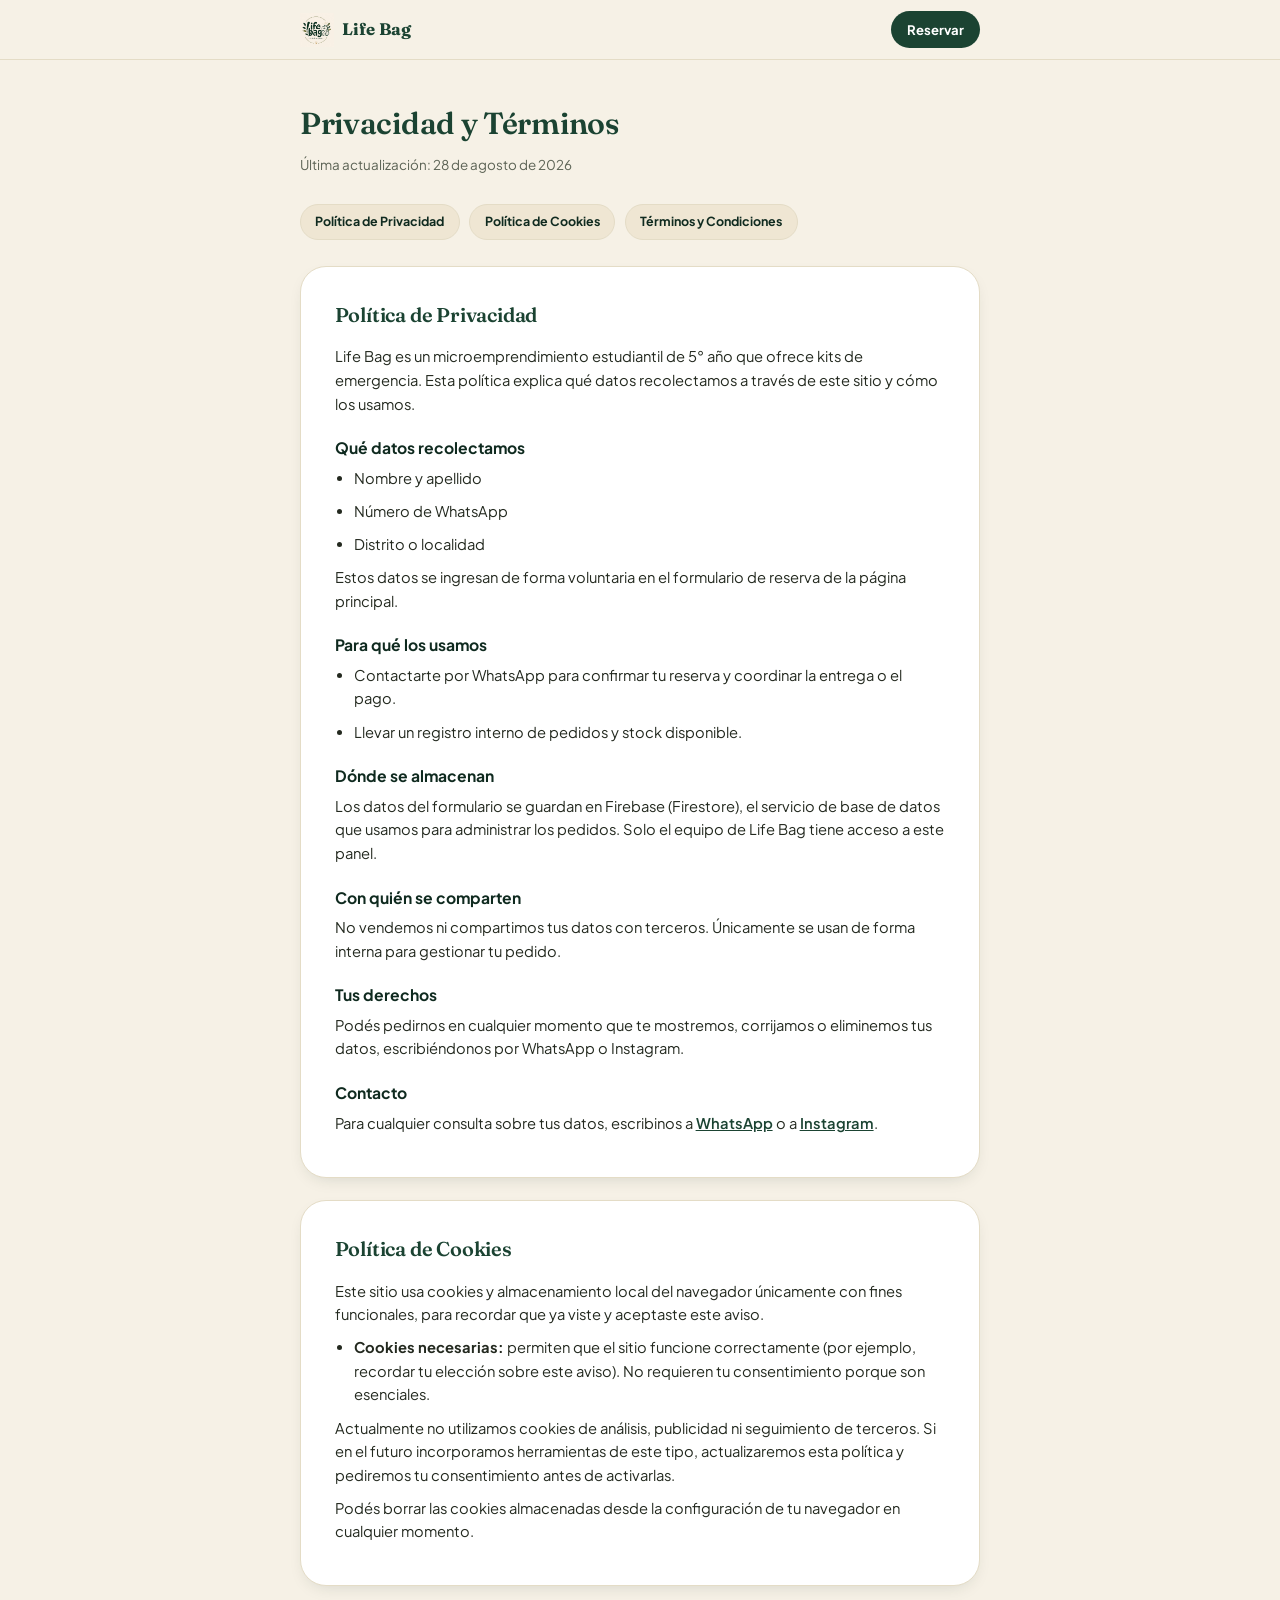
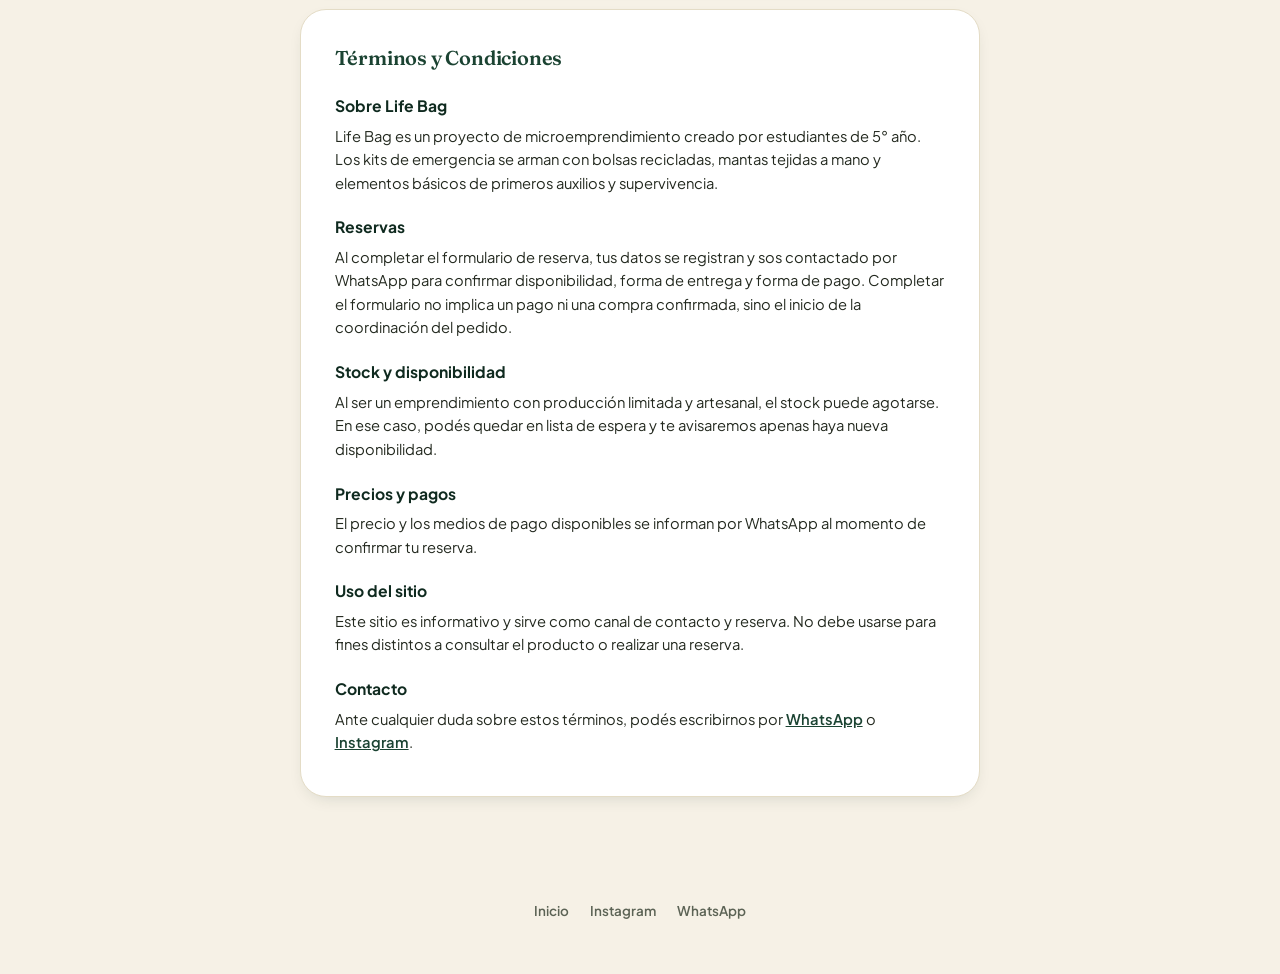
<file: privacidad.html>
<!DOCTYPE html>
<html lang="es">
<head>
<meta charset="UTF-8">
<meta name="viewport" content="width=device-width, initial-scale=1.0">
<title>Privacidad y Términos | Life Bag</title>
<meta name="description" content="Política de privacidad y términos y condiciones de Life Bag.">

<link rel="icon" href="assets/logo.png">
<link rel="preconnect" href="https://fonts.googleapis.com">
<link rel="preconnect" href="https://fonts.gstatic.com" crossorigin>
<link href="https://fonts.googleapis.com/css2?family=Fraunces:opsz,wght@9..144,500;9..144,600;9..144,700&family=Plus+Jakarta+Sans:wght@400;500;600;700;800&display=swap" rel="stylesheet">

<style>
  :root{
    --cream:#f6f1e6; --cream-deep:#efe6d3;
    --surface:#ffffff; --forest:#1b4332; --forest-deep:#0f2a1f;
    --rescue:#c1442c; --rescue-deep:#a8371f;
    --text:#23291f; --text-muted:#5c6355; --border:#e4dcc6;
    --radius-lg:26px; --radius-md:16px; --radius-sm:10px;
    --shadow:0 18px 40px -18px rgba(15,42,31,0.28);
    --shadow-sm:0 6px 18px -8px rgba(15,42,31,0.18);
  }
  *{box-sizing:border-box; margin:0; padding:0;}
  html{scroll-behavior:smooth;}
  body{font-family:'Plus Jakarta Sans', sans-serif; background:var(--cream); color:var(--text); line-height:1.6;}
  img{max-width:100%; display:block;}
  h1,h2{font-family:'Fraunces', serif; color:var(--forest); font-weight:600; letter-spacing:-0.01em;}
  .container{max-width:720px; margin:0 auto; padding:0 1.25rem;}

  header.nav{position:sticky; top:0; z-index:50; background:rgba(246,241,230,0.92); backdrop-filter:blur(8px); border-bottom:1px solid var(--border);}
  .nav-inner{display:flex; align-items:center; justify-content:space-between; padding:0.7rem 1.25rem; max-width:720px; margin:0 auto;}
  .nav-brand{display:flex; align-items:center; gap:0.5rem; text-decoration:none;}
  .nav-brand img{height:34px; width:34px; object-fit:contain;}
  .nav-brand span{font-family:'Fraunces', serif; font-weight:700; font-size:1.05rem; color:var(--forest);}
  .nav-cta{background:var(--forest); color:#fff; text-decoration:none; padding:0.5rem 1rem; border-radius:50px; font-weight:700; font-size:0.82rem;}

  main{padding:2.4rem 0 3rem;}
  .page-head{margin-bottom:1.8rem;}
  .page-head p.updated{color:var(--text-muted); font-size:0.84rem; margin-top:0.4rem;}
  .page-head h1{font-size:1.9rem;}

  .doc-card{background:var(--surface); border:1px solid var(--border); border-radius:var(--radius-lg); box-shadow:var(--shadow-sm); padding:1.6rem 1.4rem; margin-bottom:1.4rem;}
  @media(min-width:520px){ .doc-card{padding:2rem 2.1rem;} }

  .doc-card h2{font-size:1.25rem; margin-bottom:0.9rem;}
  .doc-card h3{font-size:0.98rem; color:var(--forest-deep); margin-top:1.2rem; margin-bottom:0.4rem;}
  .doc-card p, .doc-card li{font-size:0.92rem; color:var(--text); margin-bottom:0.6rem;}
  .doc-card ul{padding-left:1.2rem; margin-bottom:0.6rem;}
  .doc-card a{color:var(--forest); font-weight:600;}

  .toc{display:flex; gap:0.6rem; flex-wrap:wrap; margin-bottom:1.6rem;}
  .toc a{text-decoration:none; background:var(--cream-deep); color:var(--forest-deep); font-size:0.78rem; font-weight:700; padding:0.45rem 0.9rem; border-radius:50px; border:1px solid var(--border);}

  footer{padding:2rem 0 2.6rem; text-align:center;}
  .footer-links{display:flex; justify-content:center; gap:1.3rem; flex-wrap:wrap; margin-bottom:0.7rem;}
  .footer-links a{text-decoration:none; color:var(--text-muted); font-weight:600; font-size:0.84rem;}
  .footer-links a:hover{color:var(--forest);}
</style>
</head>
<body>

<header class="nav">
  <div class="nav-inner">
    <a href="/" class="nav-brand">
      <img src="assets/logo.png" alt="Life Bag">
      <span>Life Bag</span>
    </a>
    <a href="/#reservar" class="nav-cta">Reservar</a>
  </div>
</header>

<main>
  <div class="container">

    <div class="page-head">
      <h1>Privacidad y Términos</h1>
      <p class="updated">Última actualización: 28 de agosto de 2026</p>
    </div>

    <div class="toc">
      <a href="#privacidad">Política de Privacidad</a>
      <a href="#cookies">Política de Cookies</a>
      <a href="#terminos">Términos y Condiciones</a>
    </div>

    <div class="doc-card" id="privacidad">
      <h2>Política de Privacidad</h2>
      <p>Life Bag es un microemprendimiento estudiantil de 5° año que ofrece kits de emergencia. Esta política explica qué datos recolectamos a través de este sitio y cómo los usamos.</p>

      <h3>Qué datos recolectamos</h3>
      <ul>
        <li>Nombre y apellido</li>
        <li>Número de WhatsApp</li>
        <li>Distrito o localidad</li>
      </ul>
      <p>Estos datos se ingresan de forma voluntaria en el formulario de reserva de la página principal.</p>

      <h3>Para qué los usamos</h3>
      <ul>
        <li>Contactarte por WhatsApp para confirmar tu reserva y coordinar la entrega o el pago.</li>
        <li>Llevar un registro interno de pedidos y stock disponible.</li>
      </ul>

      <h3>Dónde se almacenan</h3>
      <p>Los datos del formulario se guardan en Firebase (Firestore), el servicio de base de datos que usamos para administrar los pedidos. Solo el equipo de Life Bag tiene acceso a este panel.</p>

      <h3>Con quién se comparten</h3>
      <p>No vendemos ni compartimos tus datos con terceros. Únicamente se usan de forma interna para gestionar tu pedido.</p>

      <h3>Tus derechos</h3>
      <p>Podés pedirnos en cualquier momento que te mostremos, corrijamos o eliminemos tus datos, escribiéndonos por WhatsApp o Instagram.</p>

      <h3>Contacto</h3>
      <p>Para cualquier consulta sobre tus datos, escribinos a <a href="https://wa.me/5492634712606" target="_blank">WhatsApp</a> o a <a href="https://www.instagram.com/lifebag2026" target="_blank">Instagram</a>.</p>
    </div>

    <div class="doc-card" id="cookies">
      <h2>Política de Cookies</h2>
      <p>Este sitio usa cookies y almacenamiento local del navegador únicamente con fines funcionales, para recordar que ya viste y aceptaste este aviso.</p>
      <ul>
        <li><strong>Cookies necesarias:</strong> permiten que el sitio funcione correctamente (por ejemplo, recordar tu elección sobre este aviso). No requieren tu consentimiento porque son esenciales.</li>
      </ul>
      <p>Actualmente no utilizamos cookies de análisis, publicidad ni seguimiento de terceros. Si en el futuro incorporamos herramientas de este tipo, actualizaremos esta política y pediremos tu consentimiento antes de activarlas.</p>
      <p>Podés borrar las cookies almacenadas desde la configuración de tu navegador en cualquier momento.</p>
    </div>

    <div class="doc-card" id="terminos">
      <h2>Términos y Condiciones</h2>

      <h3>Sobre Life Bag</h3>
      <p>Life Bag es un proyecto de microemprendimiento creado por estudiantes de 5° año. Los kits de emergencia se arman con bolsas recicladas, mantas tejidas a mano y elementos básicos de primeros auxilios y supervivencia.</p>

      <h3>Reservas</h3>
      <p>Al completar el formulario de reserva, tus datos se registran y sos contactado por WhatsApp para confirmar disponibilidad, forma de entrega y forma de pago. Completar el formulario no implica un pago ni una compra confirmada, sino el inicio de la coordinación del pedido.</p>

      <h3>Stock y disponibilidad</h3>
      <p>Al ser un emprendimiento con producción limitada y artesanal, el stock puede agotarse. En ese caso, podés quedar en lista de espera y te avisaremos apenas haya nueva disponibilidad.</p>

      <h3>Precios y pagos</h3>
      <p>El precio y los medios de pago disponibles se informan por WhatsApp al momento de confirmar tu reserva.</p>

      <h3>Uso del sitio</h3>
      <p>Este sitio es informativo y sirve como canal de contacto y reserva. No debe usarse para fines distintos a consultar el producto o realizar una reserva.</p>

      <h3>Contacto</h3>
      <p>Ante cualquier duda sobre estos términos, podés escribirnos por <a href="https://wa.me/5492634712606" target="_blank">WhatsApp</a> o <a href="https://www.instagram.com/lifebag2026" target="_blank">Instagram</a>.</p>
    </div>

  </div>
</main>

<footer>
  <div class="container">
    <div class="footer-links">
      <a href="/">Inicio</a>
      <a href="https://www.instagram.com/lifebag2026" target="_blank">Instagram</a>
      <a href="https://wa.me/5492634712606" target="_blank">WhatsApp</a>
    </div>
  </div>
</footer>

</body>
</html>
</file>
